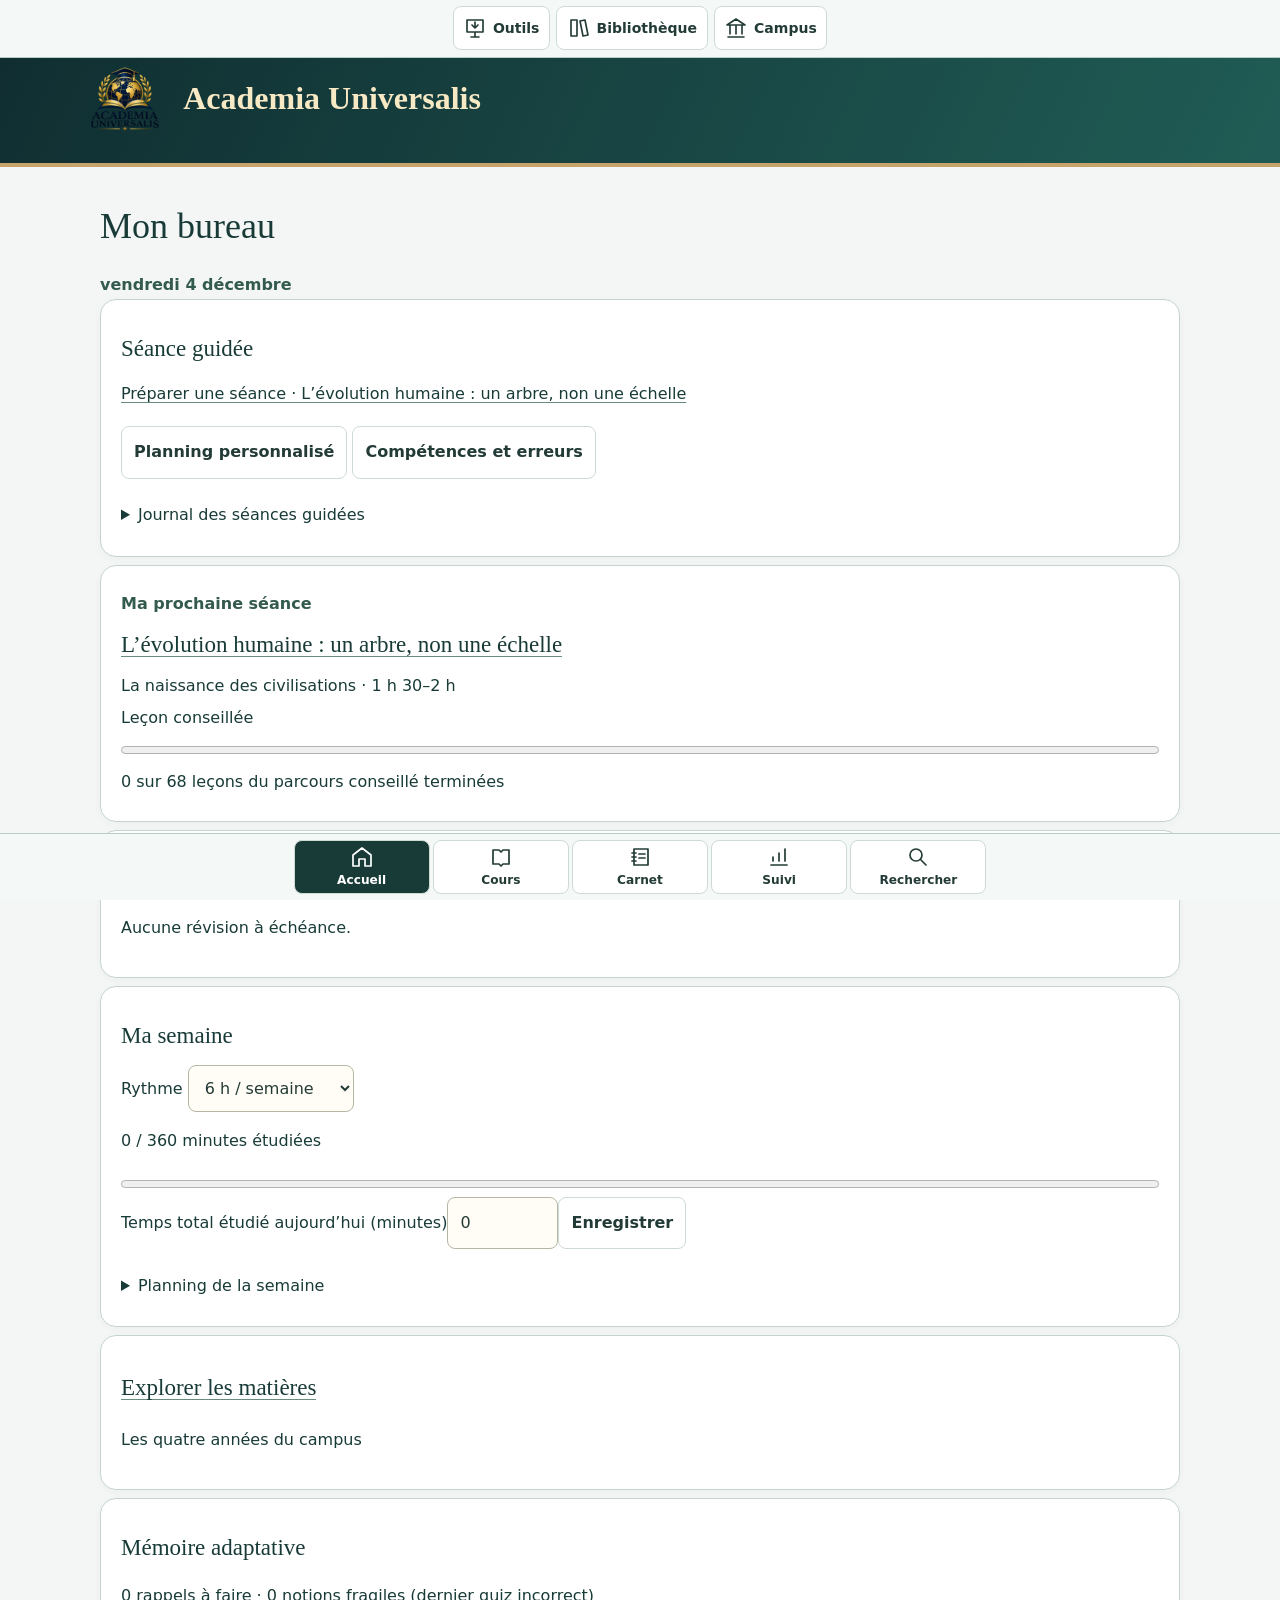
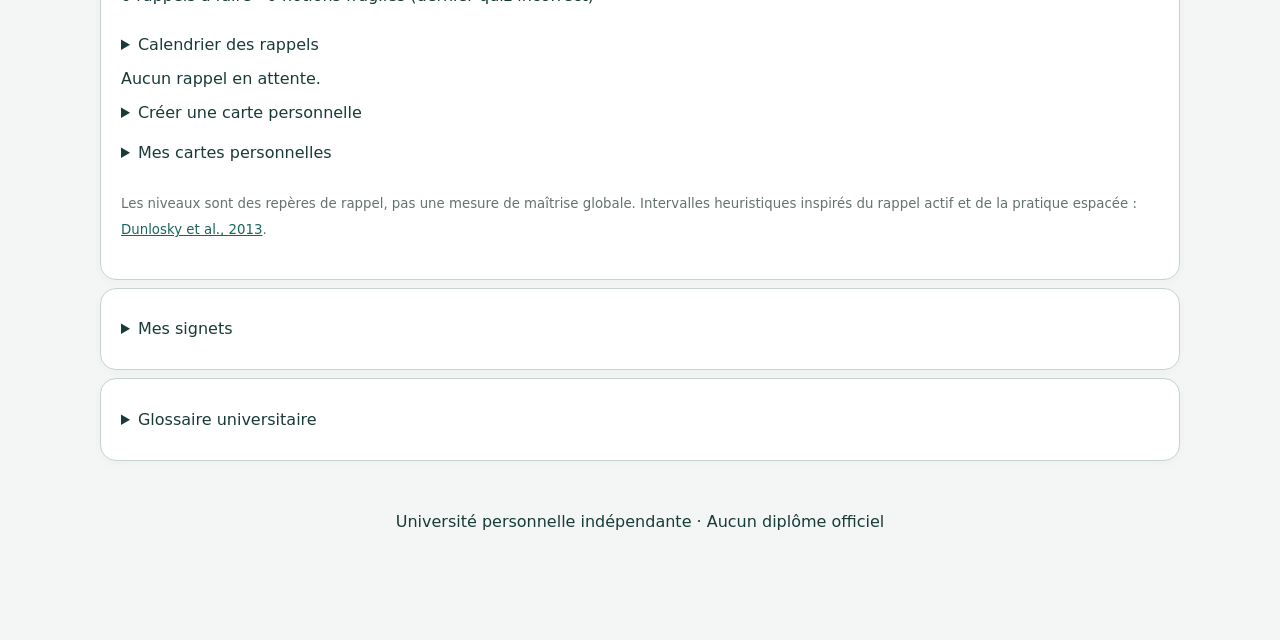
<file: index.html>
<!doctype html><html lang="fr"><head><meta charset="utf-8"><meta name="viewport" content="width=device-width,initial-scale=1,viewport-fit=cover"><meta name="theme-color" content="#183b38"><link rel="apple-touch-icon" href="icon-192.png"><link rel="icon" type="image/png" href="icon-192.png"><link rel="manifest" href="manifest.json"><title>Academia Universalis</title><style>body{margin:0;background:#f7f3e9;color:#233b36;font:17px Georgia,serif}header{background:#183b38;color:#f8e9c5;padding:32px 6%}h1{font-size:clamp(28px,5vw,48px);margin:0}main{max-width:1000px;margin:auto;padding:20px}button,select,input,textarea{font:inherit;padding:12px;border:1px solid #b5b7a5;border-radius:8px;background:#fffdf6;color:#233b36}button{cursor:pointer}button.active{background:#183b38;color:white}nav{display:flex;gap:8px;flex-wrap:wrap;margin:15px 0}.grid{display:grid;grid-template-columns:repeat(auto-fit,minmax(230px,1fr));gap:12px}.card{background:#fffdf6;border:1px solid #ddd6c6;border-radius:12px;padding:20px}a{color:#17665b}progress{width:100%;accent-color:#287367}textarea{width:100%;box-sizing:border-box;min-height:110px}small{color:#65736b}h2,h3{font-weight:normal}footer{padding:20px;text-align:center}button:focus-visible,a:focus-visible{outline:3px solid #bd9448}body{font:16px/1.65 system-ui,sans-serif;background:#f4f6f5}header{background:linear-gradient(115deg,#102e31,#205c55);padding:clamp(28px,6vw,65px) 6%;border-bottom:4px solid #c5a36a}h1,h2,h3{font-family:Georgia,serif}h2{font-size:clamp(25px,4vw,36px)}h3{font-size:23px;margin:10px 0}.card{background:white;border:1px solid #dce5e0;border-radius:16px;box-shadow:0 4px 18px #183b3809;margin-bottom:8px}button{font-weight:600;background:white;border-color:#cddbd5}button:hover{border-color:#287367}nav{gap:7px;position:sticky;top:0;background:#f4f6f5;padding:10px 0;z-index:2}nav button{font-size:14px;padding:8px 13px}#pwa{max-width:1000px;margin:16px auto 0;padding:0 20px}#pwa button{margin:4px}#pwa details{margin-top:8px}header p{margin-bottom:0}button.card{text-align:left;border-top:4px solid #287367}textarea{font:inherit} @media(max-width:600px){nav{flex-wrap:nowrap;overflow-x:auto}nav button{white-space:nowrap}main{padding:12px}#pwa{padding:0 12px}} </style><link rel="stylesheet" href="civilisations.css"></head><body><a class="skip-campus" href="#view">Aller au contenu</a><nav id="campus-tools" aria-label="Outils du campus"></nav><header class="campus-brand"><h1><button type="button" onclick="go(0)" aria-label="Academia Universalis, accueil"><img src="academia-logo.png" alt="" width="96" height="64" style="object-fit:contain;flex-shrink:0"><span>Academia Universalis</span></button></h1></header><section id="pwa" hidden aria-label="Installation et mises à jour"><div class="card"><strong>Campus numérique · V0.34.7</strong><p id="status" role="status">Vérification de la disponibilité de l’application…</p><button id="install" hidden>Installer l’application</button><p><button type="button" onclick="openTopTool(15)">Mes données</button></p><details id="updates"><summary><span id="updates-label">Mises à jour</span></summary><p id="update-status" role="status"></p><button id="update" hidden>Installer la mise à jour</button><button id="check">Vérifier les mises à jour</button><h3>Journal des nouveautés</h3><h4>V0.34.7</h4><p>Psychologie, année 1. Cinq leçons révisées avec plans cliquables, cas intégrés et séminaires corrigés.</p><h4>V0.34.6</h4><p>Physique, année 1. Onze leçons révisées, avec plans cliquables, études de cas intégrées et séminaires corrigés.</p><h4>V0.34.5</h4><p>Deux notes par séminaire, pour le premier rendu et le travail révisé, sont visibles dans la progression.</p><h4>V0.34.4</h4><p>Les séminaires disposent d’un espace de rédaction sous la consigne, avec compteur de mots et sauvegarde automatique du brouillon.</p><h4>V0.34.3</h4><p>Histoire, année 1. La question du séminaire de la première leçon utilise désormais les images de l’arbre et de l’échelle, comme dans le cours.</p><h4>V0.34.2</h4><p>Littérature, année 1. Les six leçons du cycle I et la lecture complémentaire sur Achebe proposent des plans cliquables, des dossiers intégrés et des séminaires corrigés.</p><h4>V0.34.1</h4><p>Mathématiques, année 1. Les six cours de fondements proposent des plans navigables, des quiz expliqués et des séminaires avec corrigé.</p><h4>V0.34.0</h4><p>Philosophie, année 1. Les six leçons du cycle « L’art de philosopher » proposent des plans cliquables, des lectures guidées et des exercices corrigés.</p><h4>V0.33.0</h4><p>Histoire, année 1. Les 16 leçons des origines à Rome proposent un plan cliquable, des dossiers intégrés et des synthèses. Les exercices et bilans renvoient aux passages à relire. Les séminaires, ateliers et dossiers rejoignent les espaces du campus, avec leurs références dans la Bibliothèque.</p><h4>V0.32.3</h4><p>Diagnostic et cycle I de mathématiques. Première leçon structurée, avec quiz corrigé et cartes de révision.</p><h4>V0.32.2</h4><p>Un carnet commun à toutes les matières, avec onglets, notes de mathématiques et fiches de lecture.</p><h4>V0.32.1</h4><p>Les espaces du campus se mettent à jour à partir des leçons et ouvrent directement leurs activités.</p><h4>V0.32.0</h4><p>Carnet unifié, annotations datées, dossiers et quiz repliables, modification des réponses enregistrées.</p><h4>V0.31.0</h4><p>Cinq espaces mathématiques interactifs en année 1, disponibles hors connexion.</p><h4>V0.30.3</h4><p>Les documents et sources s’ouvrent dans un nouvel onglet.</p><h4>V0.30.2</h4><p>Annotations mises en forme et surlignage des mots sélectionnés dans une leçon.</p><h4>V0.30.1</h4><p>Planning mobile et durée réglable pour chaque jour.</p><h4>V0.30.0</h4><p>Planning personnalisé, séances guidées, exercices écrits autoévalués, carnet des erreurs, atlas avec index filtrable, ateliers interactifs, copies hors connexion par matière, tuteur et espace Mes données.</p><h4>V0.29.0</h4><p>Philosophie : introduction, dossier documentaire et 30 flashcards.</p><h4>V0.28.7</h4><p>Villages, méthodes archéologiques et nouvelle identité visuelle.</p><h4>V0.27.1</h4><p>Correction des contrastes des encadrés, citations, tableaux et annotations dans les trois thèmes de lecture.</p><h4>V0.27.0</h4><p>Dossiers pratiques, séminaires, laboratoires, ateliers et projets personnels exportables.</p><h4>V0.26.0</h4><p>Registre éditorial, contrôles structurels par leçon et protocole de vérification scientifique.</p><h4>V0.25.0</h4><p>Bibliothèque scientifique unifiée, filtres, favoris, suivi des lectures et export bibliographique.</p><h4>V0.24.0</h4><p>Mémoire adaptative, rappels actifs, cartes personnelles et calendrier des révisions.</p><h4>V0.23.0</h4><p>Thèmes de lecture, taille du texte, mode immersif, annotations et surlignage par section, lecture vocale locale, glossaire documenté et signets multiples.</p><h4>V0.22.0</h4><p>Bureau étudiant, révisions prioritaires, objectif hebdomadaire et temps déclaré.</p><h4>V0.21.0</h4><p>Lisibilité des cours, contrastes, navigation clavier, zones tactiles et adaptation mobile améliorés.</p><h4>V0.20.0</h4><p>Protection des imports, récupération de la sauvegarde précédente, historique des outils et contrôles automatisés.</p><h4>V0.19.0</h4><ul><li>Accueil centré sur la prochaine séance, reprise à la position de lecture et entrée Cours.</li><li>Sommaire Cours, Exercice, Quiz et Notes, titres de lecture complets et retour ciblé au cours depuis le quiz.</li><li>Suivi des résultats et questions de révision accessibles en une étape.</li><li>Filtres du carnet, ressources de bibliothèque mieux identifiées et regroupement des outils.</li></ul><h4>V0.18.2</h4><p>La ligne « Leçons » ouvre de nouveau la liste des leçons de chaque matière.</p><h4>V0.18.1</h4><p>Titres de navigation harmonisés et taille ajustée à l’espace disponible.</p><h4>V0.18.0</h4><p>Nouveau logo, titres cliquables et icônes de validation et de mise à jour des leçons.</p><h4>V0.17.1</h4><p>Le bouton d’import reconnaît les fichiers de notes et les sauvegardes complètes. Un message indique le résultat ou précise quel fichier choisir.</p><h4>V0.17.0</h4><p>Retour du téléphone dans les écrans du campus et cartes des matières compactes sur mobile.</p><h4>V0.16.0</h4><p>Installation, sauvegarde et campus dans la barre du haut. Suivi et évaluations réunis, années numérotées et matières illustrées.</p><h4>V0.15.0</h4><p>Reprise de la lecture au dernier passage, liens entre notes et leçons et recherche dans tout le campus.</p><h4>V0.14.0</h4><p>Barre d’icônes permanente, raccourcis par matière, recherche par thème dans la Bibliothèque et édition des notes dans le Carnet.</p><h4>V0.13.0</h4><p>Tableau de progression par année, résultats de bilans et révisions. Trois nouvelles leçons en histoire de l’art, écologie et game design.</p><h4>V0.12.0</h4><p>Quatre leçons prolongent les parcours : élasticité, syncope, couleur des étoiles et focalisation. Leurs lectures rejoignent la bibliothèque.</p><h4>V0.11.0</h4><p>Six leçons prolongent les cycles des années 2 à 4. La physique s’enrichit d’un travail sur la puissance. Dix notices rejoignent la bibliothèque.</p><h4>V0.10.0</h4><p>Dix leçons de consolidation et quatre travaux de synthèse avec barèmes rejoignent l’année 1. Les 24 matières des années 2 à 4 disposent chacune d’une leçon d’ouverture. La Charte donne accès au suivi du programme.</p><h4>V0.9.0</h4><p>Quatre leçons complètent l’année 1 : ondes, relativité, monnaie et dynastie Han. Le Carnet permet d’exporter les notes séparément et d’importer des notes sans écraser les versions locales.</p><h4>V0.8.0</h4><p>Le cours sur les chasseurs-cueilleurs explique le Pléistocène avec une frise et un tableau. Les renvois bibliographiques mènent à la source et permettent de revenir au texte. Trois travaux dirigés de méthode rejoignent le campus.</p><h4>V0.7.0</h4><p>Les évaluations réunissent un bilan pour chaque parcours et un bilan transversal. Les scores et les notions à revoir sont enregistrés dans la sauvegarde.</p><h4>V0.6.0</h4><p>Économie, logique et chinois rejoignent l’année 1. Le campus propose huit espaces, un planning à trois rythmes et des révisions programmées après les quiz. La bibliothèque est consultable par région.</p><h4>V0.5.4</h4><p>Deuxième cycle d’histoire : quatre leçons sur la Grèce et Rome, avec analyse de documents et dissertation finale.</p><h4>V0.5.3</h4><p>Les huit leçons d’histoire proposent désormais un approfondissement universitaire, avec lecture guidée, travail écrit, barème et corrigé indicatif.</p><h4>V0.5.2</h4><p>Le bouton principal de chaque matière ouvre ses leçons publiées ou indique que le programme est à venir. Les anciennes activités de recherche sont facultatives.</p><h4>V0.5.1</h4><p>Un point de départ sur l’accueil propose la première leçon à faire et aide à reprendre le parcours. La progression des leçons publiées est affichée séparément des activités préparatoires.</p><h4>V0.5.0</h4><p>Six leçons en physique et psychologie : mesures, forces, énergie, méthodes, perception et mémoire. Exercices corrigés et cours disponibles hors connexion.</p><h4>V0.4.0</h4><p>Deux parcours d’humanités en Année 1 : philosophie et littérature. Six leçons, des lectures guidées, des exercices corrigés et des évaluations comparatives, accessibles hors connexion pour les contenus du campus.</p><h4>V0.3.1</h4><p>Les commandes et le journal des mises à jour sont réunis dans un panneau fermé par défaut. Son bouton signale les nouvelles versions.</p><h3>V0.3.0</h3><p>Premier cycle sur la naissance des civilisations. Huit leçons en français avec dossiers, tableaux de comparaison, exercices et quiz corrigés. Ajout des révisions espacées, du séminaire final et du suivi par leçon, inclus dans les sauvegardes.</p><h3>V0.2.2</h3><p>Charte PDF accessible hors connexion et import de sauvegarde contrôlé. La mise à jour conserve les notes, le rythme et la progression.</p><h3>V0.2.1</h3><p>Interface responsive modernisée, icônes PNG, installation guidée, mise à jour sur confirmation, état de connexion et cache hors ligne. Les données locales conservent leur clé existante. Les ressources externes nécessitent Internet.</p><h3>V0.2</h3><p>Charte, Atlas des savoirs et méthodologie.</p><h3>V0.1</h3><p>Campus, programme, carnet et progression préparatoire.</p></details><details><summary>Installer le campus sur mon appareil</summary><p>Android : menu du navigateur, Installer l’application. iPhone/iPad : Safari, Partager, Sur l’écran d’accueil. Ordinateur : menu d’installation du navigateur compatible. Un hébergement HTTPS est nécessaire.</p></details></div></section><main><nav id="nav" aria-label="Années et espaces"></nav><nav id="subject-nav" aria-label="Matières de l’année" hidden></nav><section id="view" tabindex="-1" aria-label="Contenu du campus"></section></main><footer>Université personnelle indépendante · Aucun diplôme officiel</footer><nav id="campus-shortcuts" aria-label="Raccourcis du campus"></nav><script src="civilisations-data.js"></script><script src="humanites-data.js"></script><script src="sciences-data.js"></script><script src="histoire-approfondissement.js"></script><script src="antiquite-data.js"></script><script src="fondements-data.js"></script><script src="campus.js"></script><script src="mathematiques.js"></script><script src="mathematiques-cycle1.js"></script><script src="audit-tools.js"></script><script src="evaluations.js"></script><script src="methode-data.js"></script><script src="reperes-histoire.js"></script><script src="annee1-suite.js"></script><script src="notes.js"></script><script src="annee1-complements.js"></script><script src="cycles-data.js"></script><script src="syntheses.js"></script><script src="cycles-suite.js"></script><script src="parcours-suite.js"></script><script src="progression.js"></script><script src="navigation.js"></script><script src="campus-search.js"></script><script src="campus-history.js"></script><script src="civilisations.js"></script><script>
const years=['Comprendre le monde','Comprendre l’humanité','Comprendre l’avenir','Créer et transmettre'];
const raw=[[
['Histoire','Grandes civilisations','Harvard — Pyramids of Giza; Yale — histoire ancienne','https://pll.harvard.edu/subject/humanities','Premières villes;Égypte et Mésopotamie;Grèce et Rome;Chine ancienne;Comparaison des civilisations'],
['Philosophie','De Socrate à Nietzsche','Harvard — Justice','https://pll.harvard.edu/catalog/free','Socrate et Platon;Aristote;Descartes;Kant;Nietzsche'],
['Littérature','Textes fondateurs','Harvard — Ancient Masterpieces of World Literature','https://pll.harvard.edu/subject/humanities','Épopées;Tragédie;Textes asiatiques;Roman;Lecture comparée'],
['Physique','Comprendre l’Univers','Yale — Fundamentals of Physics','https://oyc.yale.edu/courses','Mesures et modèles;Mécanique;Énergie;Ondes;Relativité'],
['Psychologie','Fonctionnement de l’esprit','Yale — Introduction to Psychology','https://oyc.yale.edu/courses','Méthodes;Perception;Mémoire;Émotions;Psychologie sociale'],
['Économie','Mécanismes économiques','Yale — Capitalism: Success, Crisis, and Reform','https://oyc.yale.edu/courses','Rareté;Marchés;Monnaie;Institutions;Crises'],
['Logique','Raisonnement et esprit critique','Harvard — Structure and Function of Argument','https://pll.harvard.edu/catalog/free','Arguments;Déduction;Induction;Biais;Évaluation des preuves'],
['Langues','Chinois et civilisation','Harvard — China’s First Empires','https://pll.harvard.edu/subject/humanities','Pinyin et tons;Salutations;Caractères;Empires Qin et Han;Culture et conversation']],[
['Anthropologie','Mythes, rites et cultures'],['Histoire','Monde médiéval'],['Neurosciences','Cerveau et conscience','Harvard — Fundamentals of Neuroscience','https://pll.harvard.edu/catalog/free'],['Géopolitique','Rapports de puissance'],['Histoire de l’art','Antiquité à nos jours'],['Musicologie','Grandes œuvres','Harvard — First Nights','https://pll.harvard.edu/catalog/free'],['Religions','Croyances comparées','Harvard — Religions Through Their Scriptures','https://pll.harvard.edu/subject/humanities'],['Archéologie','Civilisations disparues','Harvard — Pyramids of Giza','https://pll.harvard.edu/catalog/free']],[['Informatique','Intelligence artificielle'],['Ingénierie','Robotique et fabrication numérique'],['Biologie','Génétique et évolution'],['Médecine','Longévité et médecine du futur'],['Astronomie','Cosmologie et exoplanètes','Harvard — Super-Earths and Life','https://pll.harvard.edu/catalog/free'],['Économie','Finance et marchés'],['Écologie','Avenir de la planète'],['Éthique','Dilemmes du progrès','Harvard — Bioethics','https://pll.harvard.edu/subject/humanities']],[['Littérature','Écriture créative'],['Narratologie','Univers imaginaires'],['Game design','Mécaniques du jeu'],['Philosophie','Bonheur et sens','Harvard — The Path to Happiness','https://pll.harvard.edu/catalog/free'],['Esthétique','Arts et savoir-faire'],['Technologie','Conception d’applications','Harvard — CS50','https://pll.harvard.edu/catalog/free'],['Pédagogie','Art de transmettre'],['Recherche','Mémoire de fin d’études']]];
let S;try{S=JSON.parse(localStorage.au)||{}}catch{S={}};S.done=S.done||{};S.notes=S.notes||{};S.hours=S.hours||6;let tab=0;const save=()=>localStorage.au=JSON.stringify(S);const e=x=>String(x??'').replace(/[&<>"']/g,c=>({'&':'&amp;','<':'&lt;','>':'&gt;','"':'&quot;',"'":'&#39;'}[c]));const v=document.querySelector('#view');const nav=document.querySelector('#nav');const extra={"7": "<h2>Charte fondatrice</h2><article class=\"card\"><h3>1. Rigueur</h3><p>Chaque affirmation importante doit être reliée à une source sérieuse et vérifiée. Distinguer preuves, hypothèses et controverses.</p></article><article class=\"card\"><h3>2. Excellence accessible</h3><p>Expliquer sans appauvrir ; proposer des objectifs explicites et une progression adaptée.</p></article><article class=\"card\"><h3>3. Liberté intellectuelle</h3><p>Développer le raisonnement, la contradiction et la pensée autonome.</p></article><article class=\"card\"><h3>4. Universalité</h3><p>Étudier les traditions intellectuelles de tous les continents dans leur contexte.</p></article><article class=\"card\"><h3>5. Dialogue des disciplines</h3><p>Relier sciences, humanités, arts et technologies.</p></article><article class=\"card\"><h3>6. Expérience</h3><p>Faire observer, expérimenter, résoudre et créer.</p></article><article class=\"card\"><h3>7. Apprentissage permanent</h3><p>Permettre une formation à tout âge et à son rythme.</p></article><article class=\"card\"><h3>8. Savoir sans frontières</h3><p>Sélectionner les ressources pour leur qualité, non pour leur seule renommée. Respecter les langues, les droits et la diversité culturelle.</p></article>", "8": "<h2>Atlas des savoirs</h2><p>Institutions à prospecter (hors ressources vérifiées ci-dessous). Aucune affiliation officielle.</p><article class=\"card\"><h3>Europe</h3><p>EPFL, ETH Zurich, Genève, Oxford, Cambridge, Collège de France, ENS, Sorbonne, Heidelberg, Delft, Leyde, Bologne, Padoue</p></article><article class=\"card\"><h3>Asie</h3><p>Tsinghua, Pékin, Fudan, Tokyo, Kyoto, Waseda, KAIST, Seoul National University, NUS, NTU, National Taiwan University, IIT, IISc</p></article><article class=\"card\"><h3>Amériques</h3><p>Harvard, MIT, Yale, Stanford, Princeton, McGill, Toronto, Montréal, UNAM, São Paulo, Buenos Aires</p></article><article class=\"card\"><h3>Afrique</h3><p>Cape Town, Cheikh Anta Diop, Université du Caire</p></article><article class=\"card\"><h3>Océanie</h3><p>ANU, Melbourne, Auckland, Otago</p></article><h3>Ressources consultées le 26/11/2026</h3><p>Suisse · EPFL — <a href=\"https://www.epfl.ch/education/continuing-education/fr/catalogue-des-cours-en-ligne/\" target=\"_blank\" rel=\"noopener\">Catalogue des cours en ligne</a></p><p>Suisse · EPFL — <a href=\"https://www.epfl.ch/education/teaching/fr/enseignement/teaching-guide/enseigner-efficacement/ressources-pour-lenseignement-et-lapprentissage/\" target=\"_blank\" rel=\"noopener\">Guide : ressources pour l’enseignement et l’apprentissage</a></p><p>États-Unis · Metropolitan Museum of Art — <a href=\"https://www.metmuseum.org/essays/uruk-the-first-city\" target=\"_blank\" rel=\"noopener\">Uruk: The First City (2003)</a></p><p>États-Unis · Metropolitan Museum of Art — <a href=\"https://www.metmuseum.org/es/essays/the-origins-of-writing\" target=\"_blank\" rel=\"noopener\">The Origins of Writing, Ira Spar (2004)</a></p>", "9": "<h2>Méthodologie intellectuelle</h2><article class=\"card\"><h3>Vérifier une affirmation</h3><p>Identifier la source originale, son auteur, sa date et ses preuves. Comparer les sources indépendantes. Distinguer observation, interprétation et opinion. Consigner ce qui reste incertain.</p><h3>Exercice</h3><p>Uruk : peut-on affirmer que cette ville est la première du monde ? Comparez les deux articles du Met dans l’Atlas. Relevez les formulations prudentes et les preuves invoquées.</p><details><summary>Correction indicative</summary><p>Uruk est un centre urbain majeur vers 3200 avant notre ère. Le caractère absolu de « première » dépend de la définition de ville et des découvertes archéologiques. Les inscriptions administratives renseignent sur la gestion des biens, sans établir à elles seules la naissance de toutes les formes d’écriture.</p></details></article><h3>Grille qualité éditoriale</h3><p>Critères à contrôler pour chaque leçon ; aucune validation automatique.</p><p>1. Sources consultées et fiables</p><p>2. Bibliographie vérifiable</p><p>3. Exactitude des données</p><p>4. Distinction faits et hypothèses</p><p>5. Objectifs mesurables</p><p>6. Progression cohérente</p><p>7. Illustrations exactes et utiles</p><p>8. Exercices corrigés</p><p>9. Évaluation de compréhension</p><p>10. Relecture critique (expert indépendant lorsque possible)</p>"};function go(t){saveReading();toggleInstallation(false);tab=t;rememberCampusRoute('tab');render()}function render(){nav.hidden=tab<1||tab>4;nav.innerHTML=[1,2,3,4].map(year=>`<button class="${tab===year?'active':''}" type="button" aria-label="Année ${year}" title="Année ${year}" ${tab===year?'aria-current="page"':''} onclick="go(${year})">${yearIcon(year)}</button>`).join('')+
  [[7,'Charte'],[8,'Atlas'],[9,'Méthode']].map(([id,label])=>`<button class="${tab===id?'active':''}" type="button" onclick="go(${id})">${label}</button>`).join('');
  updateCampusNavigation();if(tab===9){showCourse(studyMethods);v.insertAdjacentHTML('beforeend','<details class="card"><summary>Guide de méthode et contrôle éditorial</summary>'+extra[9]+'</details>')}else if(tab===8){v.innerHTML=extra[8];showTransversalAtlas()}else if(tab===15){showBackup()}else if(tab===14){showCampusSearch()}else if(tab===13){showProgress()}else if(tab===11){showCampus()}else if(tab===10){showCivilisations()}else if(tab===0){studentDesk()}else if(tab===12){v.innerHTML=`<h2>Cours · Choisir une année</h2><div class="grid">${years.map((title,index)=>`<article class="card"><h3><button class="title-action year-choice" aria-label="Année ${index+1} · ${e(title)}" onclick="go(${index+1})">${yearIcon(index+1)}<span>${e(title)}</span></button></h3><p>${raw[index].length+(index===0?1:0)} matières</p></article>`).join('')}</div>`}else if(tab<=4){let y=tab-1;v.innerHTML=`<h2>Année ${tab} · ${years[y]}</h2><div class="grid subject-grid">${raw[y].map((entry,index)=>subjectCard(y,index,entry)).join('')}${y===0?'<article class="card subject-card"><h3><button class="title-action" onclick="showMath()">Mathématiques</button></h3><p>Cycle I et cinq espaces de pratique</p></article>':''}</div>`}else if(tab===5){showCampusLibrary()}else if(tab>=7){v.innerHTML=extra[tab]+(tab===7?'<p><a href="docs/Academia_Universalis_charte.pdf">Lire la charte fondatrice (PDF)</a></p><p><a href="docs/suivi-charte.html">Voir le suivi de la charte</a></p>':'')}else{showNotebook()}}
function subjectCard(year,index,entry){
  const [name,subtitle,,,topics]=entry;
  const readings=year===0&&index===0 ? [...histoire.lessons,...antiquite.lessons]
    : (year===0?firstYearCourses[index]:upperYearCourse(year,index))?.lessons || [];
  const activityIcon=campusIcon('M6 3h10l3 3v15H6zM9 9h7m-7 4h7m-7 4h4');
  const lessonIcon=campusIcon('M3 5h7l2 2 2-2h7v13h-7l-2 2-2-2H3zM12 7v13');
  return `<article class="card subject-card">
    <div class="subject-heading" title="${e(name+' · '+subtitle)}">${campusIcon(subjectIcons[year][index])}<h3><button class="title-action" onclick="course(${year},${index})">${e(name)}</button></h3><span>${e(subtitle)}</span></div>
    <button class="subject-action" type="button" ${topics?`onclick="course(${year},${index},true)"`:'disabled'}>${activityIcon}<span>Activités préparatoires</span>${topics?`<small>${topics.split(';').length}</small>`:''}</button>
    <button class="subject-action" type="button" onclick="course(${year},${index})">${lessonIcon}<span>Leçons</span><small>${readings.length}</small></button>
  </article>`;
}
function course(y,i,archives=false){const opening=upperYearCourse(y,i);if(opening&&!archives){showCourse(opening);return}if(y===0&&i===0&&!archives){showCivilisations();return}if(y===0&&firstYearCourses[i]&&!archives){showCourse(firstYearCourses[i]);return}let r=raw[y][i];rememberCampusRoute('subject',{year:y,index:i,archives});if(!archives){
  const topics=r[4]?.split(';')||[];
  v.innerHTML=`<button onclick="go(${y+1})">Retour</button><h2>${r[0]} · ${r[1]}</h2><p>Cours à venir. Consulte les thèmes prévus ci-dessous.</p>${topics.length?`<ul>${topics.map(topic=>`<li>${topic}</li>`).join('')}</ul><details><summary>Activités préparatoires facultatives</summary><p>Les activités proposent une même méthode de recherche à appliquer à chaque thème.</p><button onclick="course(${y},${i},true)">Retrouver les activités et mes notes</button></details>`:''}`;
  return;
}v.innerHTML=`<button onclick="go(${y+1})">Retour</button><h2>${r[0]} · ${r[1]}</h2>${r[2]?`<p>Référence : ${r[2]} · <a target="_blank" rel="noopener" href="${r[3]}">Catalogue officiel</a></p>`:'<p>Références spécifiques à sélectionner.</p>'}${r[4]?r[4].split(';').map((m,j)=>{let k=`${y}-${i}-${j}`;return `<details class="card"><summary>${S.done[k]?'✓ ':''}Module ${j+1} : ${m}</summary><p>Objectif : définir les notions essentielles de ce thème, les replacer dans leur contexte et les expliquer avec un exemple documenté.</p><p>Travail : rechercher le thème dans les ressources universitaires, relever deux arguments ou résultats et noter leurs sources. Rédiger une synthèse de 200 mots puis une question critique.</p><textarea placeholder="Notes et références" onchange="S.notes['${k}']=this.value;save()">${e(S.notes[k])}</textarea><p><label><input type="checkbox" ${S.done[k]?'checked':''} onchange="S.done['${k}']=this.checked;save()"> Activité préparatoire effectuée</label></p></details>`}).join(''):'<p>Les leçons de cette matière restent à rédiger.</p>'}`}
initializeCampusHistory();initializeTitleSizing();</script><script src="pwa.js"></script></body></html>
</file>
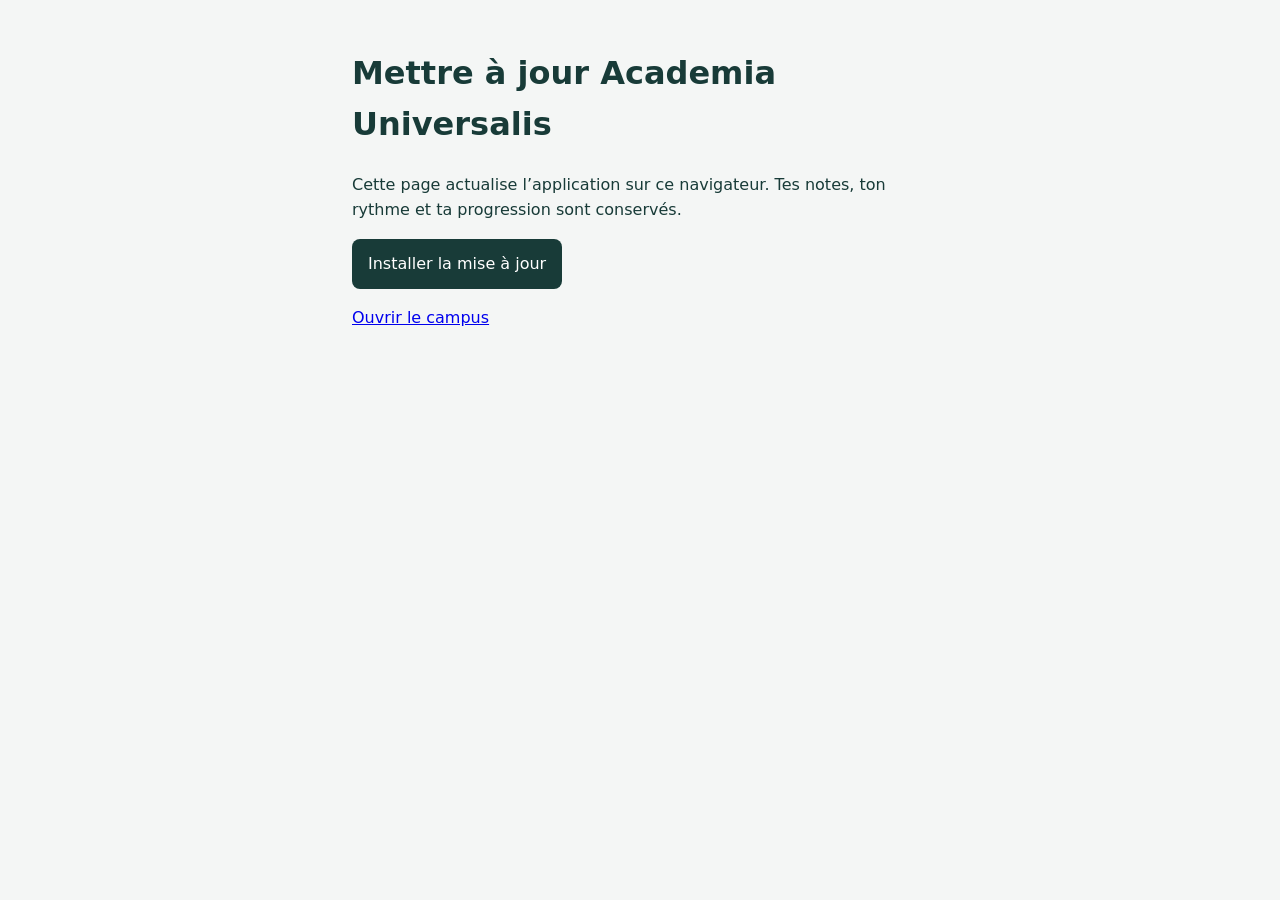
<file: mise-a-jour.html>
<!doctype html>
<html lang="fr">
<head><meta charset="utf-8"><meta name="viewport" content="width=device-width,initial-scale=1"><title>Mise à jour · Academia Universalis</title><style>body{max-width:36rem;margin:3rem auto;padding:0 1rem;font:1rem/1.6 system-ui;color:#183b38;background:#f4f6f5}button{font:inherit;padding:.75rem 1rem;background:#183b38;color:white;border:0;border-radius:.5rem}</style></head>
<body><main><h1>Mettre à jour Academia Universalis</h1>
<p>Cette page actualise l’application sur ce navigateur. Tes notes, ton rythme et ta progression sont conservés.</p>
<button id="refresh">Installer la mise à jour</button>
<p id="status" role="status"></p><p><a href="./">Ouvrir le campus</a></p></main>
<script>
const button = document.querySelector('#refresh');
const status = document.querySelector('#status');
button.onclick = async () => {
  button.disabled = true;
  status.textContent = 'Vérification de la version disponible…';
  try {
    const scope = new URL('./', location.href).href;
    const scriptURL = new URL('./sw.js?recovery=' + Date.now(), scope).href;
    const registration = await navigator.serviceWorker.register(scriptURL, {scope, updateViaCache:'none'});
    const worker = [registration.installing, registration.waiting, registration.active]
      .find(candidate => candidate?.scriptURL === scriptURL);
    if (!worker) throw new Error('Mise à jour introuvable');
    if (worker) {
      await new Promise((resolve, reject) => {
        const timeout = setTimeout(() => finish(new Error('Délai dépassé')), 25000);
        function finish(error) {
          clearTimeout(timeout);
          worker.removeEventListener('statechange', advance);
          error ? reject(error) : resolve();
        }
        function advance() {
          if (worker.state === 'installed') worker.postMessage('SKIP_WAITING');
          if (worker.state === 'activated') finish();
          if (worker.state === 'redundant') finish(new Error('Mise à jour interrompue'));
        }
        worker.addEventListener('statechange', advance);
        advance();
      });
    }
    if (navigator.serviceWorker.controller?.scriptURL !== scriptURL) {
      await new Promise((resolve, reject) => {
        const timeout = setTimeout(() => {
          navigator.serviceWorker.removeEventListener('controllerchange', verify);
          reject(new Error('Application non actualisée'));
        }, 7000);
        function verify() {
          if (navigator.serviceWorker.controller?.scriptURL !== scriptURL) return;
          clearTimeout(timeout);
          navigator.serviceWorker.removeEventListener('controllerchange', verify);
          resolve();
        }
        navigator.serviceWorker.addEventListener('controllerchange', verify);
        verify();
      });
    }
    const response = await fetch('./index.html', {cache:'no-store'});
    const html = await response.text();
    if (!response.ok || !html.includes('id="updates"')) throw new Error('Version précédente détectée');
    status.textContent = 'Le campus est à jour dans ce navigateur. Ouvre le campus ci-dessous pour vérifier le numéro de version.';
  } catch {
    status.textContent = 'La mise à jour n’a pas abouti. Vérifie la connexion et réessaie dans le navigateur utilisé pour installer le campus.';
  } finally {
    button.disabled = false;
  }
};
</script></body></html>
</file>
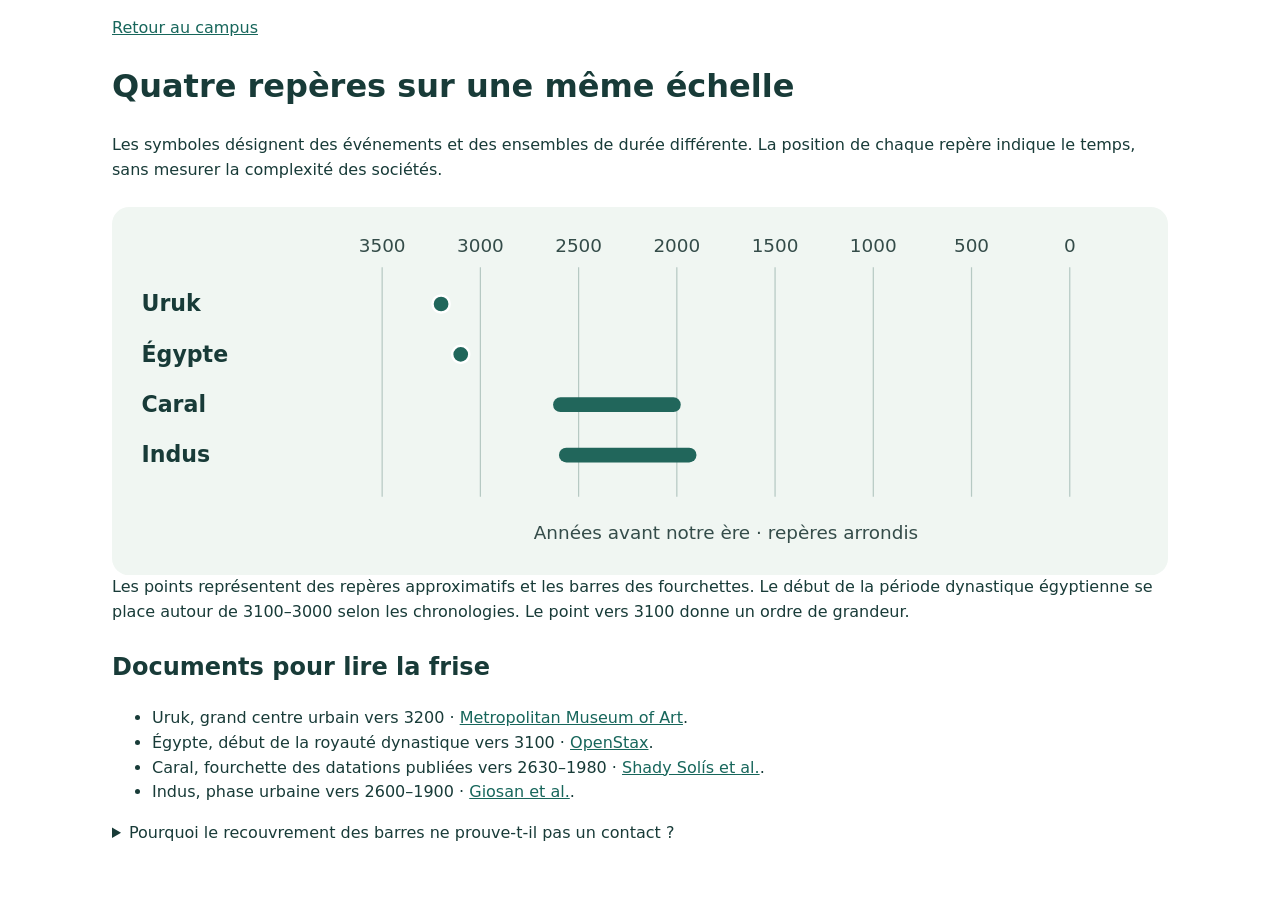
<file: docs/chronologie.html>
<!doctype html>
<html lang="fr">
<head>
<meta charset="utf-8">
<meta name="viewport" content="width=device-width, initial-scale=1">
<title>Repères chronologiques · Academia Universalis</title>
<style>
body { margin: 1rem auto; padding: 0 1rem; max-width: 66rem; font: 1rem/1.55 system-ui, sans-serif; color: #183b38; }
a { color: #17665b; }
figure { margin: 1.5rem 0; }
.chart { overflow: auto; }
svg { display: block; min-width: 730px; width: 100%; height: auto; }
.track { stroke: #b6c9c3; }
.band { fill: #21665b; }
.point { fill: #21665b; stroke: white; stroke-width: 2; }
.axis { fill: #344c49; font-size: 15px; }
.label { fill: #183b38; font-size: 18px; font-weight: 650; }
</style>
</head>
<body>
<main>
<p><a href="../">Retour au campus</a></p>
<h1>Quatre repères sur une même échelle</h1>
<p>Les symboles désignent des événements et des ensembles de durée différente. La position de chaque repère indique le temps, sans mesurer la complexité des sociétés.</p>
<figure>
<div class="chart" role="region" aria-label="Frise défilante des repères archéologiques" tabindex="0">
<svg viewBox="0 0 860 300" role="img" aria-labelledby="chart-title chart-description" xmlns="http://www.w3.org/2000/svg">
<title id="chart-title">Repères archéologiques de 3500 à 0 avant notre ère</title>
<desc id="chart-description">Uruk vers 3200 et les débuts dynastiques égyptiens vers 3100. La fourchette publiée pour Caral, vers 2630 à 1980, recoupe presque toute la phase urbaine harappéenne, vers 2600 à 1900.</desc>
<rect width="860" height="300" rx="14" fill="#f0f6f2"/>
<g class="track">
<path d="M220 49V236 M300 49V236 M380 49V236 M460 49V236 M540 49V236 M620 49V236 M700 49V236 M780 49V236"/>
</g>
<g class="axis" text-anchor="middle">
<text x="220" y="37">3500</text><text x="300" y="37">3000</text><text x="380" y="37">2500</text><text x="460" y="37">2000</text><text x="540" y="37">1500</text><text x="620" y="37">1000</text><text x="700" y="37">500</text><text x="780" y="37">0</text>
<text x="500" y="270">Années avant notre ère · repères arrondis</text>
</g>
<g class="label">
<text x="24" y="85">Uruk</text><text x="24" y="126">Égypte</text><text x="24" y="167">Caral</text><text x="24" y="208">Indus</text>
</g>
<circle class="point" cx="268" cy="79" r="7"/>
<circle class="point" cx="284" cy="120" r="7"/>
<rect class="band" x="359.2" y="155" width="104" height="12" rx="6"/>
<rect class="band" x="364" y="196" width="112" height="12" rx="6"/>
</svg>
</div>
<figcaption>Les points représentent des repères approximatifs et les barres des fourchettes. Le début de la période dynastique égyptienne se place autour de 3100–3000 selon les chronologies. Le point vers 3100 donne un ordre de grandeur.</figcaption>
</figure>
<h2>Documents pour lire la frise</h2>
<ul>
<li>Uruk, grand centre urbain vers 3200 · <a href="https://www.metmuseum.org/essays/uruk-the-first-city">Metropolitan Museum of Art</a>.</li>
<li>Égypte, début de la royauté dynastique vers 3100 · <a href="https://openstax.org/books/world-history-volume-1/pages/3-3-ancient-egypt">OpenStax</a>.</li>
<li>Caral, fourchette des datations publiées vers 2630–1980 · <a href="https://pubmed.ncbi.nlm.nih.gov/11326098/">Shady Solís et al.</a>.</li>
<li>Indus, phase urbaine vers 2600–1900 · <a href="https://pubmed.ncbi.nlm.nih.gov/22645375/">Giosan et al.</a>.</li>
</ul>
<details><summary>Pourquoi le recouvrement des barres ne prouve-t-il pas un contact ?</summary>
<p>Les vestiges datés appartiennent à des périodes qui coïncident en partie. Un contact demanderait des indices distincts, par exemple des objets dont l’origine et le trajet seraient établis. Les barres décrivent en outre des objets différents, une série de datations pour Caral et une phase urbaine régionale pour l’Indus.</p>
</details>
</main>
</body>
</html>
</file>
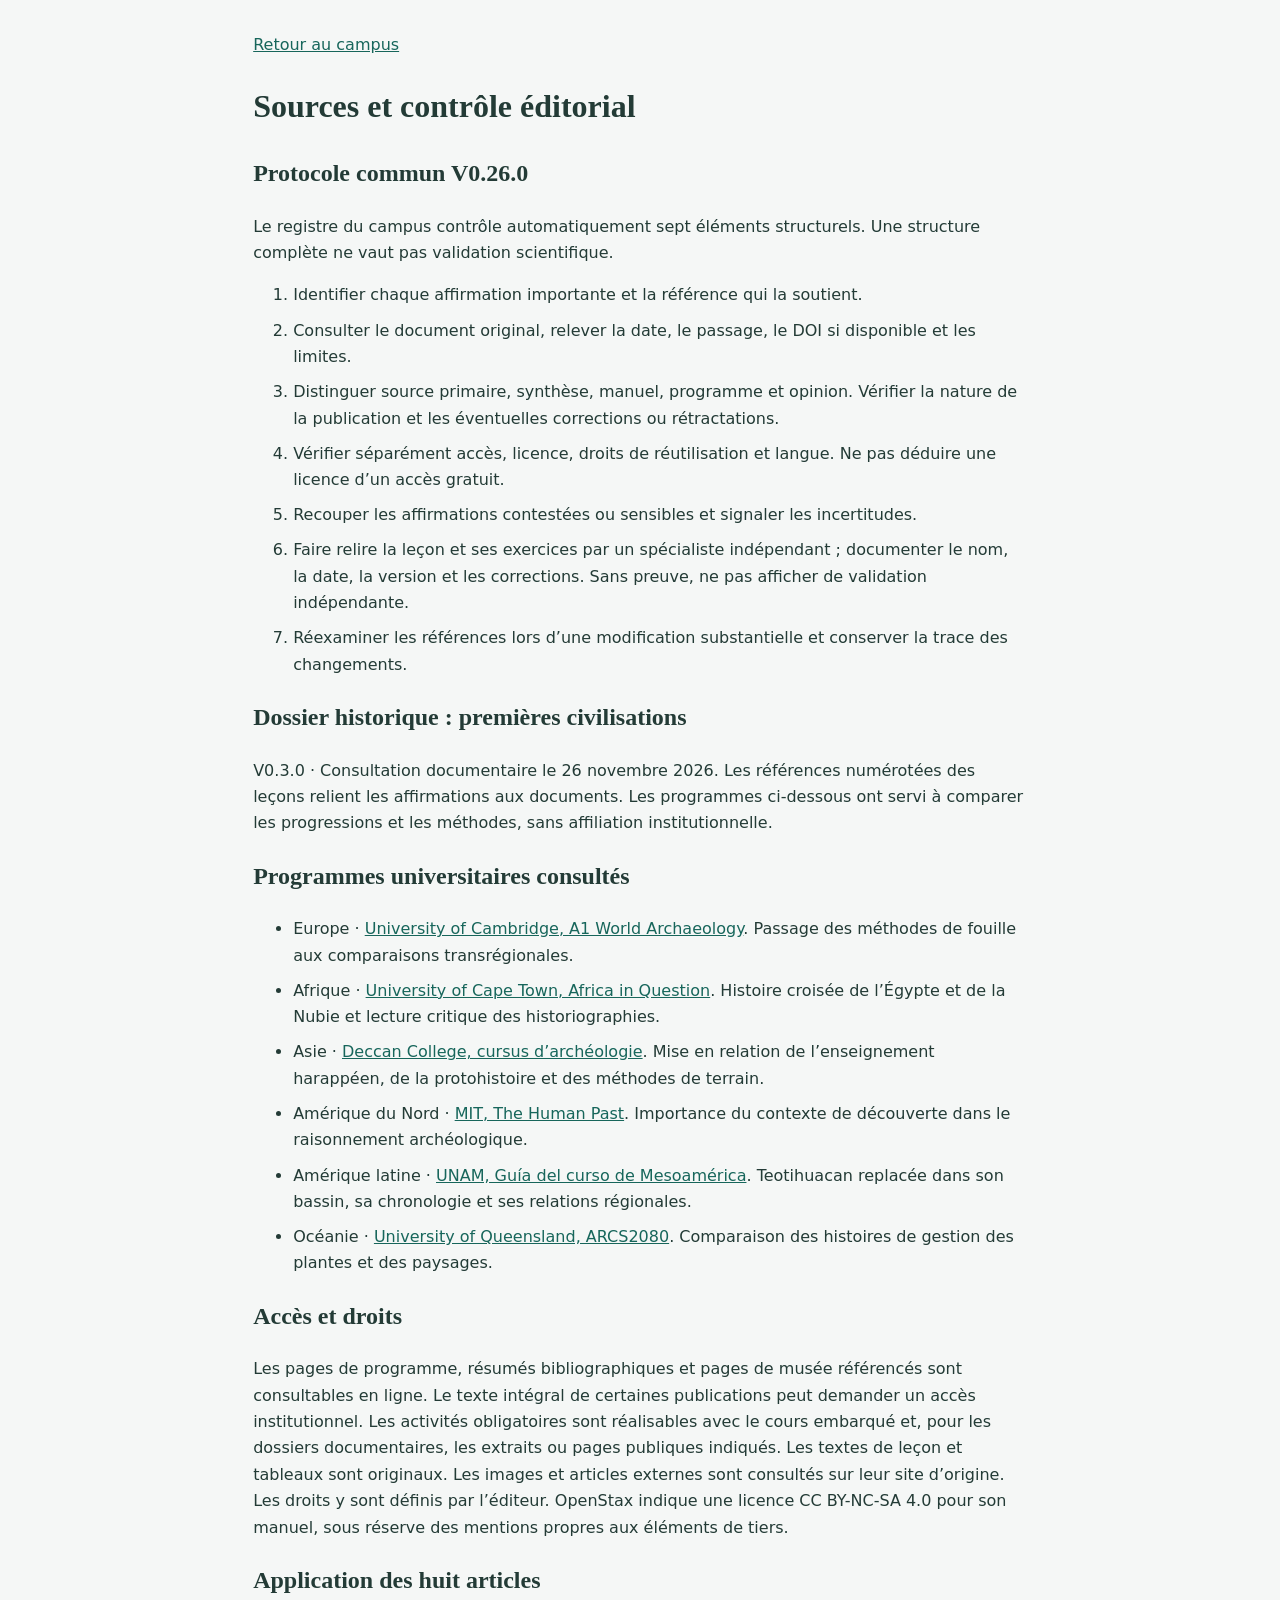
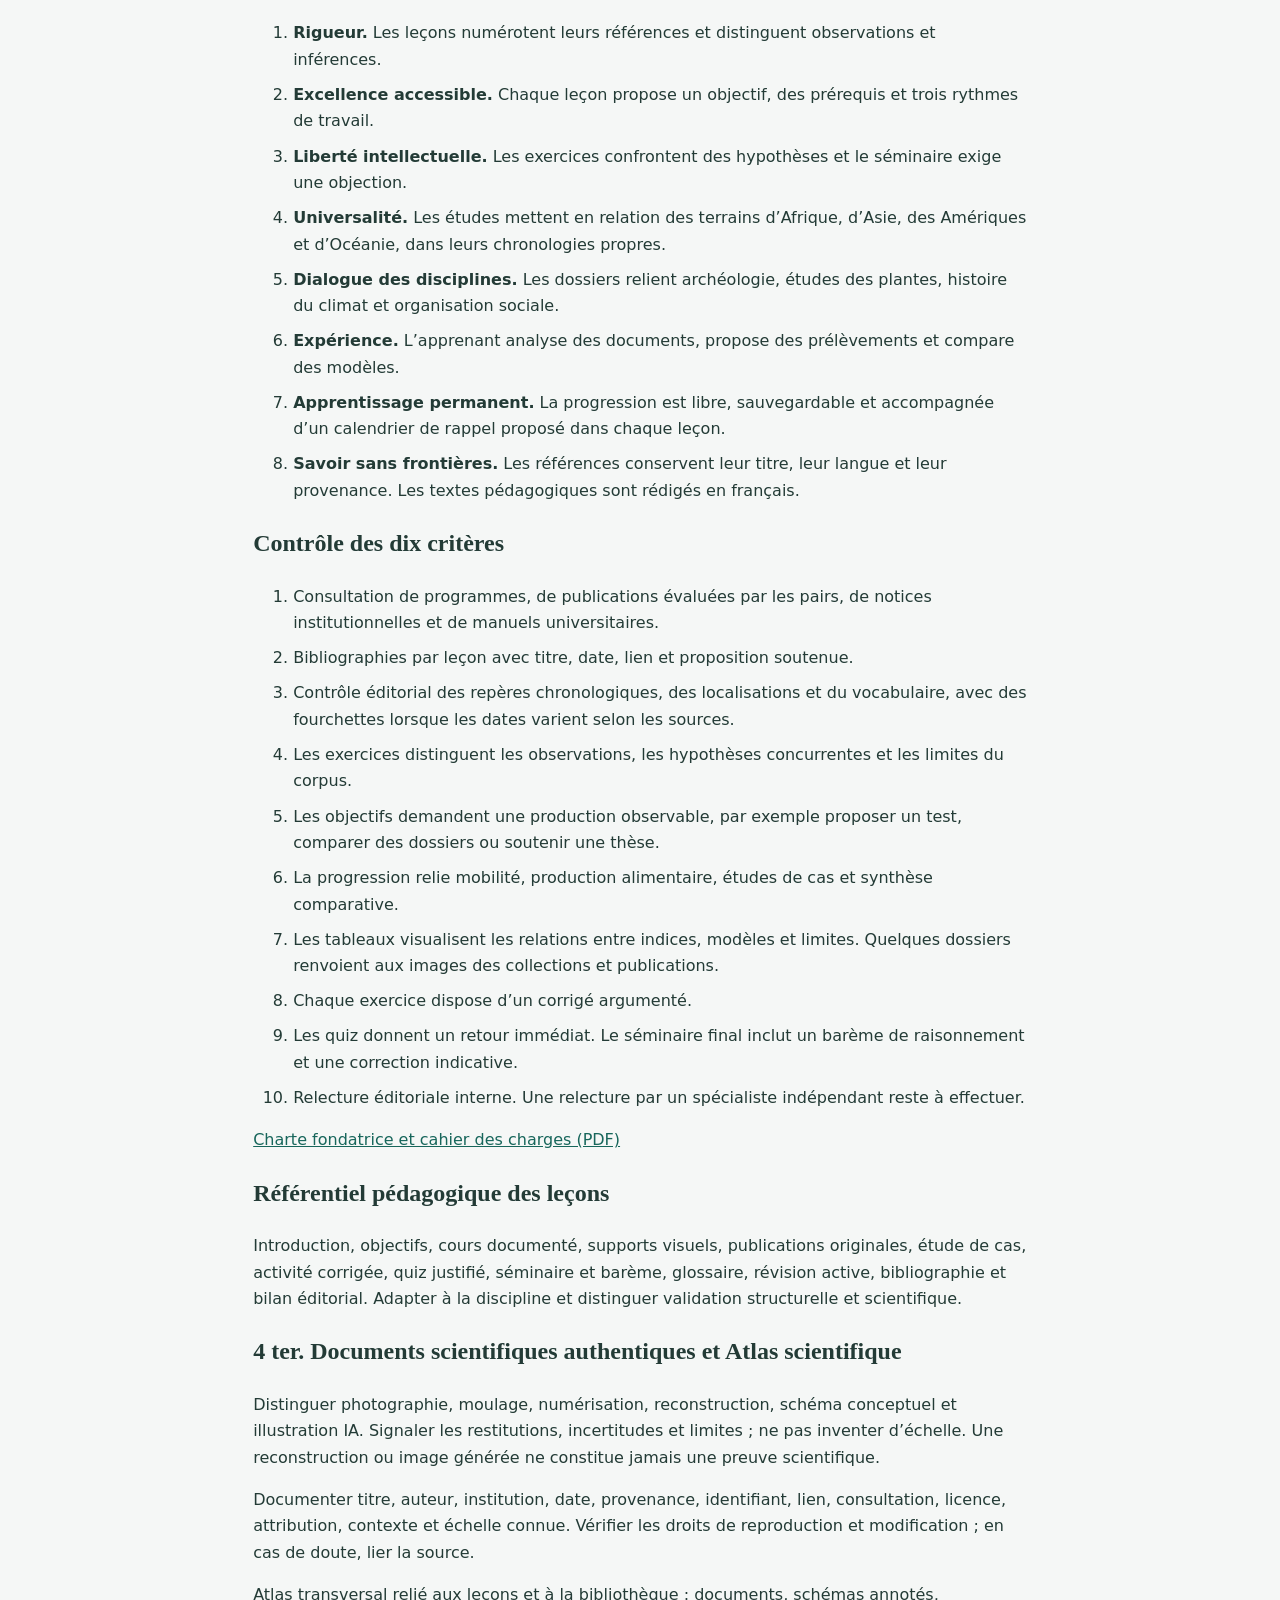
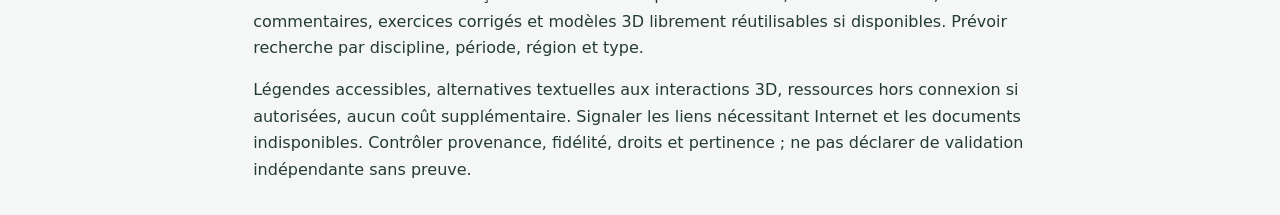
<file: docs/controle-editorial.html>
<!doctype html>
<html lang="fr">
<head>
<meta charset="utf-8">
<meta name="viewport" content="width=device-width, initial-scale=1">
<title>Sources et contrôle éditorial · Academia Universalis</title>
<style>
body { margin: 0 auto; padding: 1rem; max-width: 76ch; color: #233b36; background: #f5f7f6; font: 1rem/1.65 system-ui, sans-serif; }
h1, h2 { font-family: Georgia, serif; }
a { color: #17665b; overflow-wrap: anywhere; }
li { margin-block: .55rem; }
</style>
</head>
<body>
<main>
<p><a href="../">Retour au campus</a></p>
<h1>Sources et contrôle éditorial</h1><h2>Protocole commun V0.26.0</h2><p>Le registre du campus contrôle automatiquement sept éléments structurels. Une structure complète ne vaut pas validation scientifique.</p><ol><li>Identifier chaque affirmation importante et la référence qui la soutient.</li><li>Consulter le document original, relever la date, le passage, le DOI si disponible et les limites.</li><li>Distinguer source primaire, synthèse, manuel, programme et opinion. Vérifier la nature de la publication et les éventuelles corrections ou rétractations.</li><li>Vérifier séparément accès, licence, droits de réutilisation et langue. Ne pas déduire une licence d’un accès gratuit.</li><li>Recouper les affirmations contestées ou sensibles et signaler les incertitudes.</li><li>Faire relire la leçon et ses exercices par un spécialiste indépendant ; documenter le nom, la date, la version et les corrections. Sans preuve, ne pas afficher de validation indépendante.</li><li>Réexaminer les références lors d’une modification substantielle et conserver la trace des changements.</li></ol><h2>Dossier historique : premières civilisations</h2>
<p>V0.3.0 · Consultation documentaire le 26 novembre 2026. Les références numérotées des leçons relient les affirmations aux documents. Les programmes ci-dessous ont servi à comparer les progressions et les méthodes, sans affiliation institutionnelle.</p>
<h2>Programmes universitaires consultés</h2>
<ul>
<li>Europe · <a href="https://www.hsps.cam.ac.uk/part-i">University of Cambridge, A1 World Archaeology</a>. Passage des méthodes de fouille aux comparaisons transrégionales.</li>
<li>Afrique · <a href="https://humanities.uct.ac.za/department-historical-studies/our-degrees-undergraduate-studies/africa-question-ancient-pre-colonial-africa-between-past-present">University of Cape Town, Africa in Question</a>. Histoire croisée de l’Égypte et de la Nubie et lecture critique des historiographies.</li>
<li>Asie · <a href="https://dcpune.ac.in/pdf/II.%20M.A.%20in%20A.%20I.%20H.%20C.%20and%20Archaeology%20Course%20Structure.pdf">Deccan College, cursus d’archéologie</a>. Mise en relation de l’enseignement harappéen, de la protohistoire et des méthodes de terrain.</li>
<li>Amérique du Nord · <a href="https://ocw.mit.edu/courses/3-986-the-human-past-introduction-to-archaeology-fall-2006/pages/syllabus/">MIT, The Human Past</a>. Importance du contexte de découverte dans le raisonnement archéologique.</li>
<li>Amérique latine · <a href="https://servicios-galileo.filos.unam.mx/uploads/temarios/20261083302890005/Garc%C3%ADa_Capistr%C3%A1n_Hugo_Mesoam%C3%A9rica.pdf">UNAM, Guía del curso de Mesoamérica</a>. Teotihuacan replacée dans son bassin, sa chronologie et ses relations régionales.</li>
<li>Océanie · <a href="https://course-profiles.uq.edu.au/course-profiles/ARCS2080-20848-7620">University of Queensland, ARCS2080</a>. Comparaison des histoires de gestion des plantes et des paysages.</li>
</ul>
<h2>Accès et droits</h2>
<p>Les pages de programme, résumés bibliographiques et pages de musée référencés sont consultables en ligne. Le texte intégral de certaines publications peut demander un accès institutionnel. Les activités obligatoires sont réalisables avec le cours embarqué et, pour les dossiers documentaires, les extraits ou pages publiques indiqués. Les textes de leçon et tableaux sont originaux. Les images et articles externes sont consultés sur leur site d’origine. Les droits y sont définis par l’éditeur. OpenStax indique une licence CC BY-NC-SA 4.0 pour son manuel, sous réserve des mentions propres aux éléments de tiers.</p>
<h2>Application des huit articles</h2>
<ol>
<li><strong>Rigueur.</strong> Les leçons numérotent leurs références et distinguent observations et inférences.</li>
<li><strong>Excellence accessible.</strong> Chaque leçon propose un objectif, des prérequis et trois rythmes de travail.</li>
<li><strong>Liberté intellectuelle.</strong> Les exercices confrontent des hypothèses et le séminaire exige une objection.</li>
<li><strong>Universalité.</strong> Les études mettent en relation des terrains d’Afrique, d’Asie, des Amériques et d’Océanie, dans leurs chronologies propres.</li>
<li><strong>Dialogue des disciplines.</strong> Les dossiers relient archéologie, études des plantes, histoire du climat et organisation sociale.</li>
<li><strong>Expérience.</strong> L’apprenant analyse des documents, propose des prélèvements et compare des modèles.</li>
<li><strong>Apprentissage permanent.</strong> La progression est libre, sauvegardable et accompagnée d’un calendrier de rappel proposé dans chaque leçon.</li>
<li><strong>Savoir sans frontières.</strong> Les références conservent leur titre, leur langue et leur provenance. Les textes pédagogiques sont rédigés en français.</li>
</ol>
<h2>Contrôle des dix critères</h2>
<ol>
<li>Consultation de programmes, de publications évaluées par les pairs, de notices institutionnelles et de manuels universitaires.</li>
<li>Bibliographies par leçon avec titre, date, lien et proposition soutenue.</li>
<li>Contrôle éditorial des repères chronologiques, des localisations et du vocabulaire, avec des fourchettes lorsque les dates varient selon les sources.</li>
<li>Les exercices distinguent les observations, les hypothèses concurrentes et les limites du corpus.</li>
<li>Les objectifs demandent une production observable, par exemple proposer un test, comparer des dossiers ou soutenir une thèse.</li>
<li>La progression relie mobilité, production alimentaire, études de cas et synthèse comparative.</li>
<li>Les tableaux visualisent les relations entre indices, modèles et limites. Quelques dossiers renvoient aux images des collections et publications.</li>
<li>Chaque exercice dispose d’un corrigé argumenté.</li>
<li>Les quiz donnent un retour immédiat. Le séminaire final inclut un barème de raisonnement et une correction indicative.</li>
<li>Relecture éditoriale interne. Une relecture par un spécialiste indépendant reste à effectuer.</li>
</ol>
<p><a href="Academia_Universalis_charte.pdf">Charte fondatrice et cahier des charges (PDF)</a></p>
</main>
<section><h2>Référentiel pédagogique des leçons</h2><p>Introduction, objectifs, cours documenté, supports visuels, publications originales, étude de cas, activité corrigée, quiz justifié, séminaire et barème, glossaire, révision active, bibliographie et bilan éditorial. Adapter à la discipline et distinguer validation structurelle et scientifique.</p></section><section><h2>4 ter. Documents scientifiques authentiques et Atlas scientifique</h2><p>Distinguer photographie, moulage, numérisation, reconstruction, schéma conceptuel et illustration IA. Signaler les restitutions, incertitudes et limites ; ne pas inventer d’échelle. Une reconstruction ou image générée ne constitue jamais une preuve scientifique.</p><p>Documenter titre, auteur, institution, date, provenance, identifiant, lien, consultation, licence, attribution, contexte et échelle connue. Vérifier les droits de reproduction et modification ; en cas de doute, lier la source.</p><p>Atlas transversal relié aux leçons et à la bibliothèque : documents, schémas annotés, commentaires, exercices corrigés et modèles 3D librement réutilisables si disponibles. Prévoir recherche par discipline, période, région et type.</p><p>Légendes accessibles, alternatives textuelles aux interactions 3D, ressources hors connexion si autorisées, aucun coût supplémentaire. Signaler les liens nécessitant Internet et les documents indisponibles. Contrôler provenance, fidélité, droits et pertinence ; ne pas déclarer de validation indépendante sans preuve.</p></section></body>
</html>
</file>
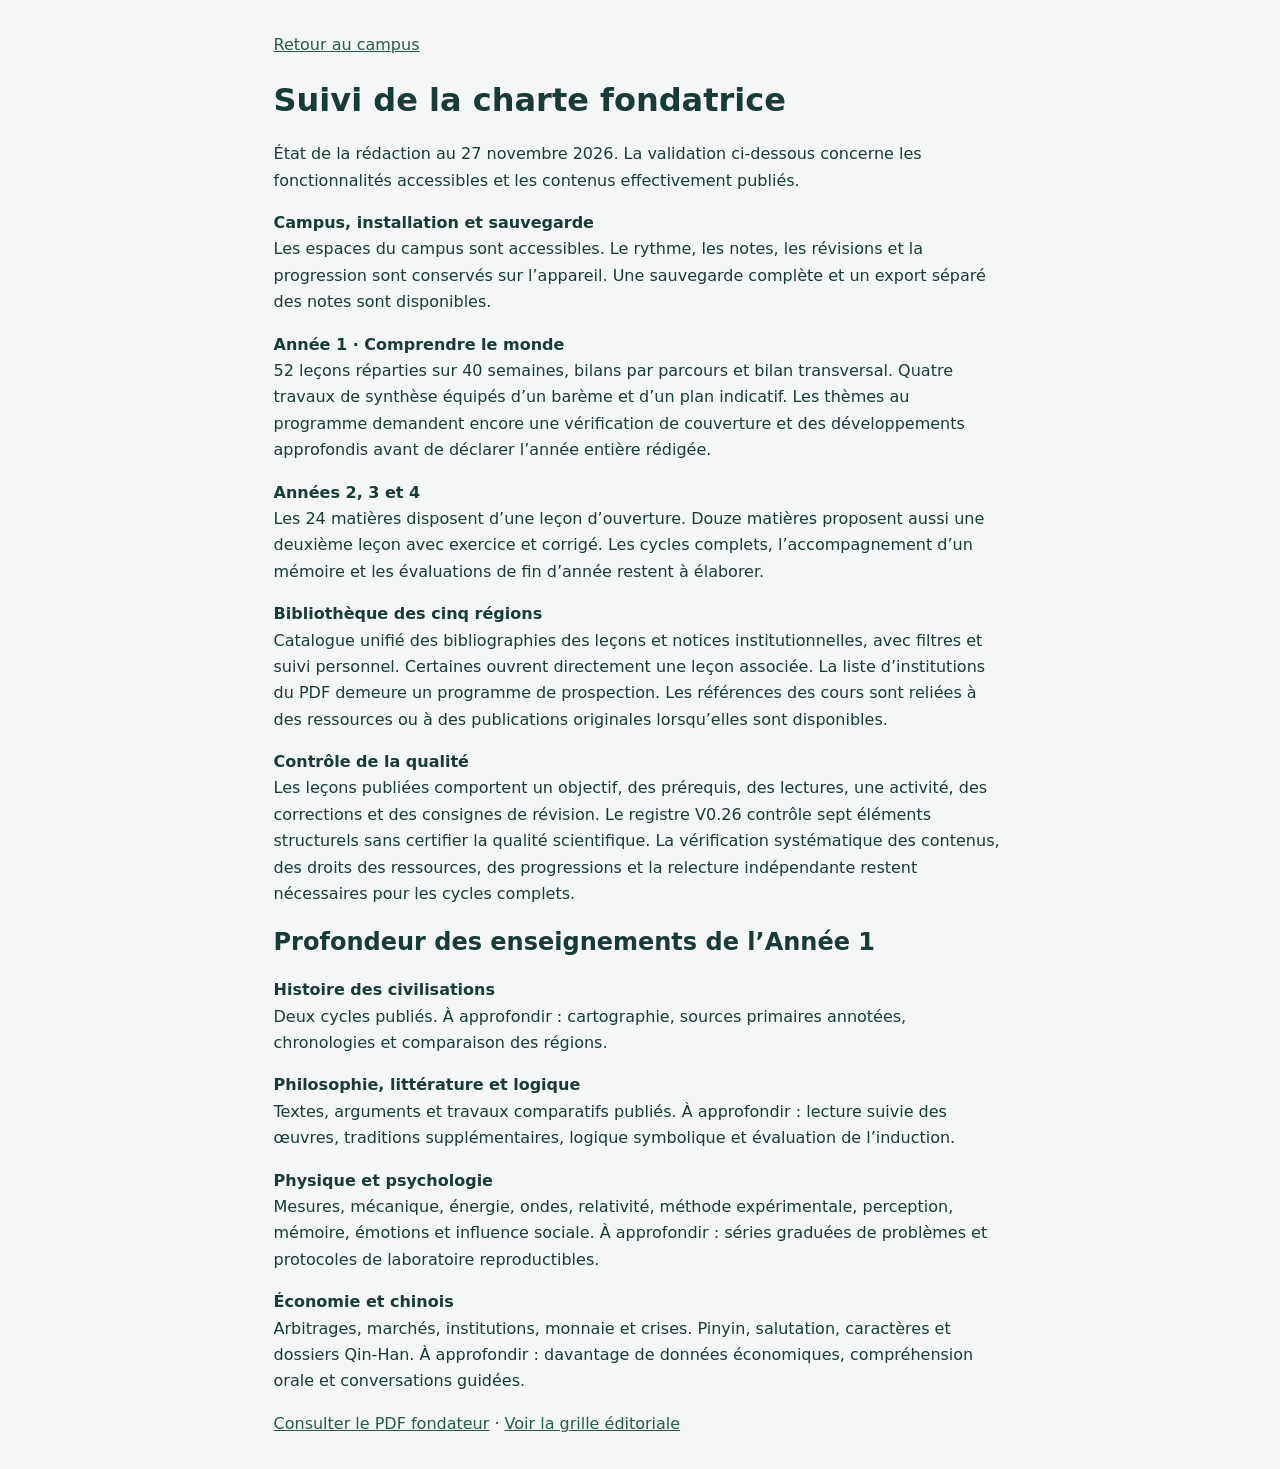
<file: docs/suivi-charte.html>
<!doctype html>
<html lang="fr"><head><meta charset="utf-8"><meta name="viewport" content="width=device-width,initial-scale=1"><title>Suivi de la charte · Academia Universalis</title>
<style>body{font:1rem/1.65 system-ui,sans-serif;max-width:72ch;margin:2rem auto;padding:0 1rem;color:#183b38;background:#f4f7f6}h1,h2{line-height:1.25}dt{font-weight:700;margin-top:1rem}dd{margin:0}a{color:#245b4c}</style></head>
<body><main><p><a href="../">Retour au campus</a></p>
<h1>Suivi de la charte fondatrice</h1>
<p>État de la rédaction au 27 novembre 2026. La validation ci-dessous concerne les fonctionnalités accessibles et les contenus effectivement publiés.</p>
<dl>
<dt>Campus, installation et sauvegarde</dt><dd>Les espaces du campus sont accessibles. Le rythme, les notes, les révisions et la progression sont conservés sur l’appareil. Une sauvegarde complète et un export séparé des notes sont disponibles.</dd>
<dt>Année 1 · Comprendre le monde</dt><dd>52 leçons réparties sur 40 semaines, bilans par parcours et bilan transversal. Quatre travaux de synthèse équipés d’un barème et d’un plan indicatif. Les thèmes au programme demandent encore une vérification de couverture et des développements approfondis avant de déclarer l’année entière rédigée.</dd>
<dt>Années 2, 3 et 4</dt><dd>Les 24 matières disposent d’une leçon d’ouverture. Douze matières proposent aussi une deuxième leçon avec exercice et corrigé. Les cycles complets, l’accompagnement d’un mémoire et les évaluations de fin d’année restent à élaborer.</dd>
<dt>Bibliothèque des cinq régions</dt><dd>Catalogue unifié des bibliographies des leçons et notices institutionnelles, avec filtres et suivi personnel. Certaines ouvrent directement une leçon associée. La liste d’institutions du PDF demeure un programme de prospection. Les références des cours sont reliées à des ressources ou à des publications originales lorsqu’elles sont disponibles.</dd>
<dt>Contrôle de la qualité</dt><dd>Les leçons publiées comportent un objectif, des prérequis, des lectures, une activité, des corrections et des consignes de révision. Le registre V0.26 contrôle sept éléments structurels sans certifier la qualité scientifique. La vérification systématique des contenus, des droits des ressources, des progressions et la relecture indépendante restent nécessaires pour les cycles complets.</dd>
</dl>
<h2>Profondeur des enseignements de l’Année 1</h2>
<dl>
<dt>Histoire des civilisations</dt><dd>Deux cycles publiés. À approfondir : cartographie, sources primaires annotées, chronologies et comparaison des régions.</dd>
<dt>Philosophie, littérature et logique</dt><dd>Textes, arguments et travaux comparatifs publiés. À approfondir : lecture suivie des œuvres, traditions supplémentaires, logique symbolique et évaluation de l’induction.</dd>
<dt>Physique et psychologie</dt><dd>Mesures, mécanique, énergie, ondes, relativité, méthode expérimentale, perception, mémoire, émotions et influence sociale. À approfondir : séries graduées de problèmes et protocoles de laboratoire reproductibles.</dd>
<dt>Économie et chinois</dt><dd>Arbitrages, marchés, institutions, monnaie et crises. Pinyin, salutation, caractères et dossiers Qin-Han. À approfondir : davantage de données économiques, compréhension orale et conversations guidées.</dd>
</dl>
<p><a href="Academia_Universalis_charte.pdf">Consulter le PDF fondateur</a> · <a href="controle-editorial.html">Voir la grille éditoriale</a></p>
</main></body></html>
</file>
<file: civilisations.css>
.lesson-list { padding-inline-start: 1.75rem; }
.lesson-list > li { margin-block: .85rem; }
.lesson-list button { text-align: left; }
.lesson > p, .lesson > ol { max-inline-size: 72ch; }
.lesson > ol > li { margin-block: .65rem; overflow-wrap: anywhere; }
.lesson-table { overflow-x: auto; margin-block: 1.5rem .5rem; }
.lesson-table table { width: 100%; border-collapse: collapse; }
.lesson-table caption { text-align: left; font-weight: 700; padding-block-end: .75rem; }
.lesson-table :is(td, th) { text-align: left; padding: .65rem; border: 1px solid #cddbd5; vertical-align: top; }
.lesson-table thead { color: white; background: #183b38; }
.lesson-table tbody th { background: #e8f1ee; }
.lesson fieldset { border: 1px solid #cddbd5; margin: 1.25rem 0 .5rem; border-radius: .5rem; min-inline-size: 0; }
.lesson fieldset legend { font-weight: 600; }
.quiz-option { display: block; margin-block: .45rem; }
.lesson + nav { position: static; flex-wrap: wrap; }

.history-overview { margin: 1.25rem 0; padding: 1rem; background: #f2f7f5; border-radius: .75rem; }
.history-overview figure { margin: 1rem 0; }
.history-overview figcaption { font-size: .9rem; color: #334e48; }
.study-timeline { display: grid; grid-template-columns: repeat(4,minmax(0,1fr)); gap: .5rem; margin-bottom: .6rem; }
.study-timeline div { display: grid; align-content: start; gap: .25rem; border-top: 3px solid #39766a; padding-top: .5rem; }
.study-timeline span { font-size: .9rem; }
.source-return { margin: .2rem 0; }
.citation-ref { display: inline-block; margin-inline: .08em; font-weight: 650; }
@media (max-width: 580px) {
  .study-timeline { grid-template-columns: 1fr; }
  .study-timeline div { border-top: 0; border-left: 3px solid #39766a; padding: .25rem 0 .25rem .7rem; }
}

body { padding-bottom: calc(5.3rem + env(safe-area-inset-bottom)); }
#campus-shortcuts {
  position: fixed; inset: auto 0 0; z-index: 20; display: flex; justify-content: center;
  gap: .2rem; margin: 0; padding: .35rem max(.35rem, env(safe-area-inset-right)) calc(.35rem + env(safe-area-inset-bottom)) max(.35rem, env(safe-area-inset-left));
  background: #f4f8f6; border-top: 1px solid #b7cec6;
}
#campus-shortcuts button { display: grid; justify-items: center; flex: 0 1 8.5rem; gap: .2rem; min-height: 3.4rem; padding: .25rem; font-size: .76rem; line-height: 1.1; }
#campus-shortcuts svg { fill: none; stroke: currentColor; stroke-width: 1.7; stroke-linejoin: round; stroke-linecap: round; }
#campus-shortcuts button[aria-current], #subject-nav button[aria-current] { background: #183b38; color: white; }
#subject-nav { position: static; flex-wrap: nowrap; overflow-x: auto; padding-top: .2rem; }
#subject-nav[hidden] { display: none; }
#subject-nav button { flex-shrink: 0; }
.library-filters { display: flex; gap: .75rem; flex-wrap: wrap; align-items: end; }
.library-filters label { display: grid; gap: .25rem; max-width: 100%; }
.library-filters input, .library-filters select { box-sizing: border-box; max-width: 100%; }
.note-text { white-space: pre-wrap; overflow-wrap: anywhere; }
.seminar-answer textarea { display: block; width: 100%; box-sizing: border-box; }
.note-entry textarea { width: 100%; box-sizing: border-box; min-height: 7rem; }
.note-entry label { display: block; }
a, button, input, textarea { scroll-margin-bottom: 6rem; }
.library-filters > div { display: grid; gap: .25rem; max-width: 100%; }

#campus-tools {
  position: sticky; top: 0; z-index: 25; display: flex; justify-content: center;
  gap: .4rem; margin: 0; padding: max(.4rem, env(safe-area-inset-top)) .7rem .4rem;
  background: #f4f8f6; border-bottom: 1px solid #b7cec6;
}
#campus-tools button, #subject-nav button { display: inline-flex; align-items: center; gap: .35rem; }
#campus-tools button { position: relative; min-height: 2.75rem; padding: .35rem .6rem; }
#campus-tools svg, #subject-nav svg, #nav svg { fill: none; stroke: currentColor; stroke-width: 1.65; stroke-linejoin: round; stroke-linecap: round; }
#campus-tools [data-update-available]::after { content: ''; width: .45rem; height: .45rem; border-radius: 50%; background: #bc531d; position: absolute; right: .22rem; top: .2rem; }
#nav { position: static; }
#nav button[aria-label^="Année"] { padding: .18rem; }
#nav text { fill: currentColor; stroke: none; font: 700 15px system-ui, sans-serif; }
#subject-nav button { min-height: 2.75rem; }
#subject-nav svg { width: 1.15rem; height: 1.15rem; }
@media (max-width: 400px) {
  #campus-tools button { font-size: .82rem; padding-inline: .35rem; }
  #campus-tools svg { width: 1.1rem; height: 1.1rem; }
}
#campus-tools button[aria-current] { background: #183b38; color: white; }
#view, #pwa { scroll-margin-top: calc(4rem + env(safe-area-inset-top)); }

.subject-grid { gap: .55rem; }
.subject-card { padding: .65rem .75rem; margin: 0; }
.subject-heading { display: flex; align-items: baseline; gap: .35rem; white-space: nowrap; min-width: 0; }
.subject-heading svg { align-self: center; flex: 0 0 1.15rem; width: 1.15rem; height: 1.15rem; fill: none; stroke: currentColor; stroke-width: 1.65; stroke-linecap: round; stroke-linejoin: round; }
.subject-heading h3, .subject-heading span { overflow: hidden; text-overflow: ellipsis; }
.subject-heading h3 { margin: 0; flex: 0 1 auto; font-size: 1rem; font-weight: 700; }
.subject-heading span { min-width: 0; font-size: .8rem; color: #3d6055; }
.subject-heading span::before { content: "· "; }
.subject-action { display: flex; align-items: center; gap: .45rem; width: 100%; min-height: 2.6rem; padding: .25rem 0; text-align: left; border: 0; border-top: 1px solid #e1ece7; border-radius: 0; background: transparent; }
.subject-action:first-of-type { margin-top: .3rem; }
.subject-action svg { width: 1.1rem; height: 1.1rem; fill: none; stroke: currentColor; stroke-width: 1.65; stroke-linecap: round; stroke-linejoin: round; }
.subject-action small { margin-left: auto; color: #34584c; }
.subject-action:disabled { opacity: .55; }
@media (max-width: 580px) {
  .subject-grid { grid-template-columns: minmax(0,1fr); }
  #subject-nav { padding-block: .25rem; margin-block: .35rem; }
  main:has(.subject-grid) h2 { margin-block: .45rem .7rem; font-size: 1.2rem; }
}

.campus-brand { padding: .55rem max(1rem, 6%); }
.campus-brand h1 { margin: 0; }
.campus-brand button { display: inline-flex; align-items: center; gap: .65rem; padding: 0; border: 0; background: transparent; color: inherit; font: inherit; font-size: clamp(1.2rem, 5.8vw, 2rem); text-align: left; }
.campus-brand svg { flex: none; width: 2.45rem; height: 2.45rem; fill: none; stroke: #e5c998; stroke-width: 2; stroke-linecap: round; stroke-linejoin: round; }
.title-action { display: block; padding: .2rem 0; border: 0; background: transparent; color: inherit; font: inherit; text-align: left; text-decoration: underline; text-decoration-color: #6a8c7f; text-underline-offset: .16em; }
.title-action:focus-visible, .campus-brand button:focus-visible { outline: 2px solid currentColor; outline-offset: 3px; }
.subject-heading .title-action { max-width: 100%; overflow: hidden; text-overflow: ellipsis; white-space: nowrap; }
.lesson-card { padding: .55rem .8rem; }
.lesson-card h3, .lesson-card p { margin: 0; }
.lesson-title { display: flex; width: 100%; min-height: 44px; align-items: center; justify-content: space-between; gap: .5rem; }
.lesson-name { overflow: hidden; text-overflow: ellipsis; white-space: nowrap; }
.lesson-status { display: inline-flex; flex: none; color: #24634f; }
.lesson-updated { color: #946015; }
.lesson-status svg { fill: none; stroke: currentColor; stroke-width: 2.25; stroke-linecap: round; stroke-linejoin: round; }
.lesson-status-label { position: absolute; width: 1px; height: 1px; padding: 0; overflow: hidden; clip-path: inset(50%); white-space: nowrap; }

#view .grid > *, #view .subject-grid > * { min-width: 0; }
#view h2, #view h3 > .title-action:not(.lesson-title), #view h4 > .title-action, #view h3 > a {
  display: block;
  max-width: 100%;
  overflow: hidden;
  text-overflow: ellipsis;
  white-space: nowrap;
}
#view h3 > .title-action:not(.lesson-title), #view h4 > .title-action { min-height: 44px; }
.subject-heading h3 { min-width: 0; }
.subject-heading h3 > .title-action { min-height: 2rem; }
#view input[type="file"] { box-sizing: border-box; display: block; max-width: 100%; margin-block: .35rem; }

#view .reading-title { white-space: normal; overflow-wrap: anywhere; }
.lesson-jumps { display: flex; flex-wrap: wrap; gap: .35rem; margin-bottom: .75rem; }
.lesson-jumps button { margin: 0; min-height: 44px; padding: .35rem .65rem; }
#campus-tools, #campus-shortcuts, .lesson-jumps, .library-filters, .session-label { font-family: system-ui, sans-serif; }
#nav[hidden], #notebook-entries [hidden] { display: none; }
#view .year-choice { display: flex; align-items: center; gap: .5rem; }
.year-choice svg { flex: none; fill: none; stroke: currentColor; }
.year-choice text { fill: currentColor; stroke: none; font: bold 15px system-ui; }
.session-label { color: #335a4e; font-weight: 700; margin: 0; }
.next-session { border-color: #9ab2a7; }
.next-session h3, .next-session p { margin-block: .35rem; }
#campus-installation[data-update-available] span::after { content: " •"; color: #95651c; }

/* V0.21 — campus accessible, sans dépendance externe */
:root { --campus-ink:#183b38; --campus-muted:#405e55; --campus-line:#c5d5ce; --campus-paper:#fffefa; }
body { color:var(--campus-ink); line-height:1.65; }
main { max-width: 1080px; }
.card { border-color:var(--campus-line); box-shadow:0 2px 8px #183b3808; }
#view > h2 { margin-block:.65rem 1rem; }
#view .lesson { line-height:1.8; }
.lesson :is(p,ol,ul) { max-inline-size:72ch; }
.lesson :is(h2,h3,h4) { line-height:1.35; }
#view .lesson h2 { white-space:normal; overflow-wrap:anywhere; }
#view .lesson h3 { margin-block:1.5rem .65rem; }
#view :is(button,a,input,select,textarea,summary):focus-visible,
#campus-tools button:focus-visible,#campus-shortcuts button:focus-visible { outline:3px solid #17665b; outline-offset:3px; }
#view :is(input,select,textarea) { font-size:1rem; }
#view summary { cursor:pointer; padding-block:.45rem; }
#view .title-action { text-decoration-thickness:1px; }
#view .title-action:hover { color:#17665b; }
#view .lesson-card { border-radius:12px; }
#view .lesson-card p { color:var(--campus-muted); font-size:.94rem; }
#view .subject-action { min-height:44px; }
#campus-shortcuts button { min-width:0; }
#campus-tools button { min-height:44px; }
#view :is(h2,h3,h4), #view [id] { scroll-margin-top:calc(5rem + env(safe-area-inset-top)); }
.skip-campus { position:fixed; top:.5rem; left:.5rem; z-index:100; transform:translateY(-200%); background:white; padding:.7rem; border:2px solid #17665b; }
.skip-campus:focus { transform:none; }
@media(max-width:600px) {
 main { padding-inline:12px; }
 #view .card:not(.subject-card):not(.lesson-card) { padding:14px; }
 #view .lesson { font-size:1rem; }
 #view .grid { grid-template-columns:minmax(0,1fr); }
 #campus-shortcuts button { flex:1 1 0; }
}
@media(prefers-reduced-motion:reduce) {
 *,*::before,*::after { scroll-behavior:auto!important; animation-duration:.01ms!important; transition-duration:.01ms!important; }
}
@media(forced-colors:active) {
 #campus-shortcuts button[aria-current],#campus-tools button[aria-current] { outline:2px solid Highlight; }
}

#lesson-reading[data-reading-theme="sepia"]{background:#f5e8ce;color:#382d20}
#lesson-reading[data-reading-theme="dark"]{background:#202a29;color:#f0f3ed;color-scheme:dark}
#lesson-reading[data-reading-theme="dark"] a{color:#a7e4d4}
#lesson-reading[data-reading-theme="dark"] :is(th,td){background:#293936;color:#f0f3ed}
#lesson-reading .passage-highlight{background:#f8e6a1;color:#302a17;border-radius:.2rem}
.reading-controls{display:flex;flex-wrap:wrap;gap:.5rem;align-items:end}
.reading-controls label,.passage-tools label{display:grid;gap:.25rem}
.passage-tools{font-size:.85rem;margin-block:.25rem 1rem;border-bottom:1px solid #a6b8af;padding-bottom:.5rem}
.passage-tools textarea{min-height:4rem}
#lesson-reading.reading-immersive{max-width:76ch;margin-inline:auto}
#view > [hidden]{display:none!important}

.bookmark-row{display:flex;align-items:center;gap:.5rem;border-bottom:1px solid #c5d5ce;padding-block:.5rem}.bookmark-row .title-action{flex:1;min-width:0;overflow-wrap:anywhere}.reading-tools dt{font-weight:700}.reading-tools dd{margin:0 0 .75rem}.reading-tools input[type=search]{max-width:100%;box-sizing:border-box}

.library-record h3 a{white-space:normal;overflow-wrap:anywhere}.library-record details button{display:block;text-align:left;white-space:normal;margin-block:.5rem}.library-filters{display:grid;grid-template-columns:repeat(auto-fit,minmax(min(100%,220px),1fr));gap:.75rem}.library-filters label{display:grid;min-width:0}.library-filters select{max-width:100%;min-width:0}

.practice-dossier form label{display:block;margin-block:.8rem}.practice-dossier textarea{display:block;width:100%;box-sizing:border-box}.practice-dossier summary{overflow-wrap:anywhere}.practice-dossier button{margin:.3rem}

/* V0.27.1 : couples fond / texte explicites dans les encadrés de lecture. */
#lesson-reading[data-reading-theme="light"]{background:#fff;color:#233b36;color-scheme:light;--reading-panel:#f2f7f5;--reading-ink:#233b36;--reading-link:#17665b;--reading-line:#39766a}
#lesson-reading[data-reading-theme="sepia"]{color-scheme:light;--reading-panel:#eee0c3;--reading-ink:#382d20;--reading-link:#65451e;--reading-line:#80643b}
#lesson-reading[data-reading-theme="dark"]{--reading-panel:#293936;--reading-ink:#f0f3ed;--reading-link:#a7e4d4;--reading-line:#86b9aa}
#lesson-reading[data-reading-theme] :is(.history-overview,.card,blockquote,pre,details){background:var(--reading-panel);color:var(--reading-ink)}
#lesson-reading[data-reading-theme] :is(small,figcaption,.study-timeline span){color:var(--reading-ink)}
#lesson-reading[data-reading-theme] :is(a,.citation-ref){color:var(--reading-link)}
#lesson-reading[data-reading-theme] .study-timeline div{border-color:var(--reading-line)}
#lesson-reading[data-reading-theme] :is(textarea,select,input:not([type=checkbox]):not([type=radio]),button){background:var(--reading-panel);color:var(--reading-ink);border-color:var(--reading-line)}
#lesson-reading[data-reading-theme] :is(th,td){background:var(--reading-panel);color:var(--reading-ink);border-color:var(--reading-line)}
#lesson-reading[data-reading-theme] .passage-highlight{background:#f8e6a1;color:#302a17}
#lesson-reading[data-reading-theme] .passage-highlight :is(a,small,strong,em){color:#302a17}
#lesson-reading[data-reading-theme] :focus-visible{outline-color:var(--reading-link)}

.personal-planning {
  min-width: 0;
  background: #fff;
}
.planning-heading {
  padding: 1rem;
  border: 0;
  border-radius: 12px;
  color: #fff;
  background: #18423e;
}
.planning-heading h3, .planning-heading p { margin: 0; }
.personal-planning form { display: grid; gap: 1rem; margin-top: 1rem; min-width: 0; }
.personal-planning fieldset { border: 0; padding: 0; margin: 0; min-inline-size: 0; }
.personal-planning legend { font-weight: 700; }
#planning-hint { margin: .25rem 0 .75rem; color: #495b56; font-size: .9rem; }
.planning-days {
  display: grid;
  grid-template-columns: repeat(auto-fit,minmax(min(100%,10rem),1fr));
  gap: .5rem;
}
.planning-days label {
  display: grid;
  grid-template-columns: minmax(0,1fr) 4rem auto;
  gap: .4rem;
  align-items: center;
  padding: .45rem .55rem;
  background: #f0f6f4;
  border-radius: 9px;
}
.planning-days input { width: 100%; min-width: 0; box-sizing: border-box; padding: .5rem .25rem; }
.planning-priority, .planning-break label { display: grid; gap: .35rem; min-width: 0; font-weight: 600; }
.planning-priority select, .planning-break input {
  width: 100%;
  max-width: 100%;
  min-width: 0;
  box-sizing: border-box;
  text-overflow: ellipsis;
}
.planning-break > div { display: grid; grid-template-columns: repeat(auto-fit,minmax(min(100%,11rem),1fr)); gap: .6rem; margin-top: .55rem; }
.personal-planning [role=status]:empty { display: none; }
.planning-agenda { list-style: none; padding: 0; display: grid; gap: .55rem; }
.planning-agenda li { min-width: 0; border: 1px solid #dce5e0; border-radius: 10px; padding: .65rem .8rem; }
.planning-agenda li > div { display: flex; align-items: center; gap: .6rem; font-size: .9rem; font-weight: 600; }
.planning-agenda li span { color: #17483e; background: #e5f2ee; border-radius: 6px; padding: .05rem .4rem; }
.planning-agenda .title-action { white-space: normal; overflow-wrap: anywhere; text-align: start; }

.annotation-toolbar { display: flex; flex-wrap: wrap; gap: .4rem; margin-block: .5rem; }
.annotation-editor, [data-note-preview] { white-space: pre-wrap; overflow-wrap: anywhere; padding: .65rem; margin-block: .6rem; }
.annotation-editor { min-height: 5rem; border: 1px solid currentColor; border-radius: .5rem; }
.annotation-editor:focus-visible { outline: 3px solid #bd9448; outline-offset: 2px; }
#lesson-reading mark { background: #f8e6a1; color: #302a17; border-radius: .12rem; }

/* Carnet commun */
.study-notebook {
  width: 100%;
  min-width: 0;
  border: 1px solid #d7c9ad;
  border-radius: 16px;
  background: #fffdf5;
  box-shadow: 0 6px 20px #233b3614;
}
.study-notebook .notebook-cover {
  padding: 18px 22px 10px;
  background: #244944;
  color: #fff8e7;
  border: 0;
  border-radius: 15px 15px 0 0;
}
.notebook-cover h2 { margin: 0; }
.study-notebook .notebook-tabs {
  position: static;
  display: flex;
  flex-wrap: nowrap;
  gap: 5px;
  margin: 0;
  padding: 6px 10px 0;
  overflow-x: auto;
  background: #244944;
}
.notebook-tabs button {
  flex: 0 0 auto;
  white-space: nowrap;
  padding: 6px 11px;
  min-height: 38px;
  border: 1px solid #cfc0a3;
  border-radius: 8px 8px 0 0;
  background: #eae0cb;
  color: #253c36;
}
.notebook-tabs button[aria-pressed="true"] {
  background: #fffdf5;
  border-bottom-color: #fffdf5;
  box-shadow: inset 0 3px #bb8c49;
}
.notebook-tabs button:focus-visible { outline-offset: -3px; }
.notebook-page {
  padding: 16px clamp(12px, 4vw, 32px);
  overflow-wrap: anywhere;
  background: repeating-linear-gradient(#fffdf5 0 27px, #e8e0cd 27px 28px);
  border-radius: 0 0 15px 15px;
}
.notebook-page .card { background: #fffdf5; }
.notebook-page textarea { background: #fffcf1; }
</file>
